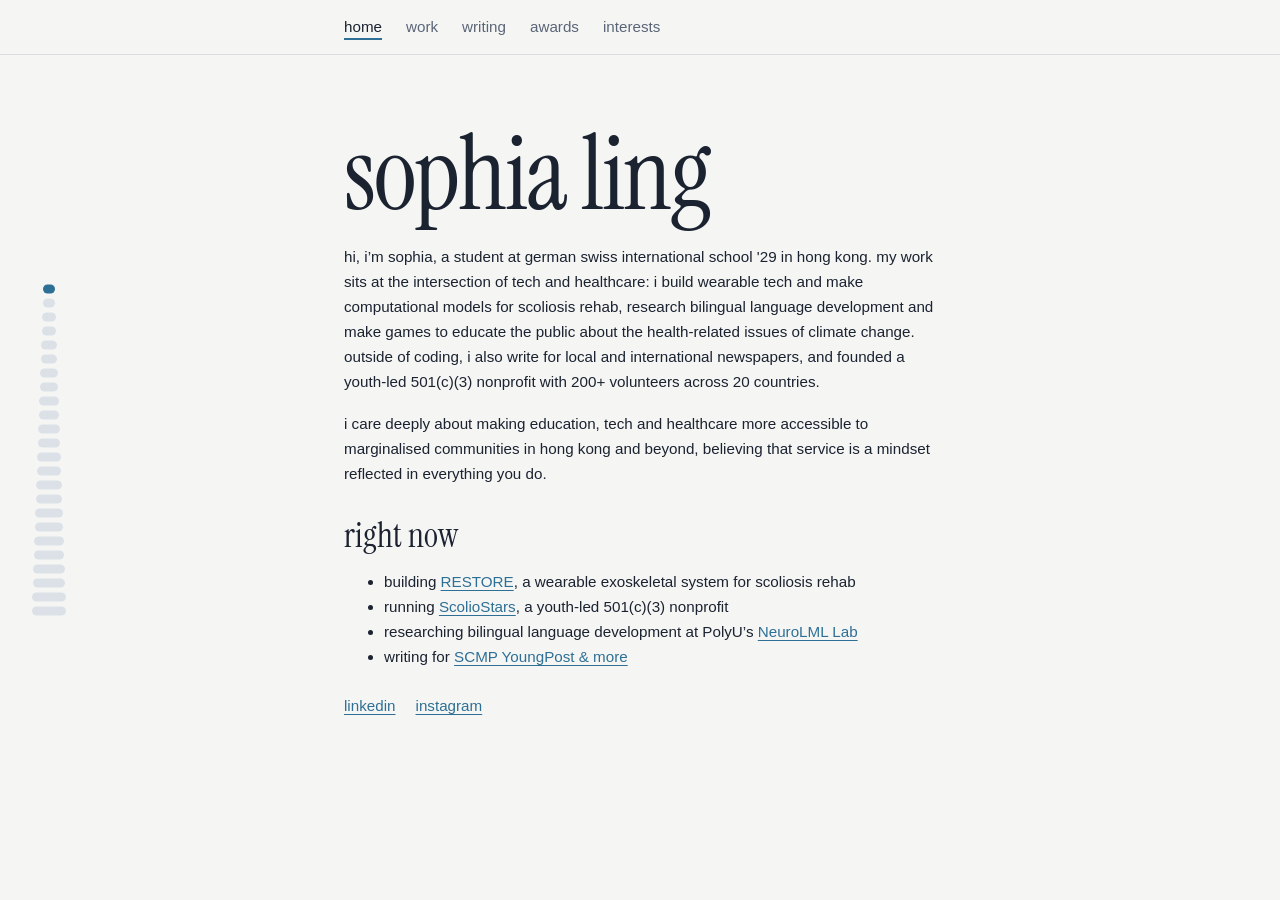
<file: index.html>
<!doctype html>
<html lang="en">
<head>
<meta charset="utf-8">
<meta name="viewport" content="width=device-width, initial-scale=1">
<title>Sophia Ling</title>
<meta name="description" content="Researcher, writer, and founder of ScolioStars.">
<link href="https://fonts.googleapis.com/css2?family=Hanken+Grotesk:wght@400;500;600&family=Instrument+Serif&display=swap" rel="stylesheet">
<link rel="stylesheet" href="styles.css">
</head>
<body>
<nav aria-label="Main"><div class="inner">
  <a href="index.html" aria-current="page">home</a>
  <a href="work.html">work</a>
  <a href="writing.html">writing</a>
  <a href="awards.html">awards</a>
  <a href="interests.html">interests</a>
</div></nav>
<div id="spine" aria-hidden="true"></div>
<main class="wrap">
<h1 class="big">sophia ling</h1>
<p></p>
<p>hi, i’m sophia, a student at german swiss international school '29 in hong kong. my work sits at the intersection of tech and healthcare: i build wearable tech and make computational models for scoliosis rehab, research bilingual language development and make games to educate the public about the health-related issues of climate change. outside of coding, i also write for local and international newspapers, and founded a youth-led 501(c)(3) nonprofit with 200+ volunteers across 20 countries.</p>
<p>i care deeply about making education, tech and healthcare more accessible to marginalised communities in hong kong and beyond, believing that service is a mindset reflected in everything you do.</p>

<h2>right now</h2>
<ul class="plain">
  <li>building <a href="work.html#restore">RESTORE</a>, a wearable exoskeletal system for scoliosis rehab</li>
  <li>running <a href="work.html#scoliostars">ScolioStars</a>, a youth-led 501(c)(3) nonprofit</li>
  <li>researching bilingual language development at PolyU’s <a href="work.html#neurolml">NeuroLML Lab</a></li>
  <li>writing for <a href="writing.html">SCMP YoungPost & more</a></li>
</ul>

<div class="links">
  <a href="https://www.linkedin.com/in/sophiaelling">linkedin</a>
  <a href="https://www.instagram.com/sophiaelling">instagram</a>
</div>
</main>
<script src="spine.js"></script>
</body>
</html>
</file>
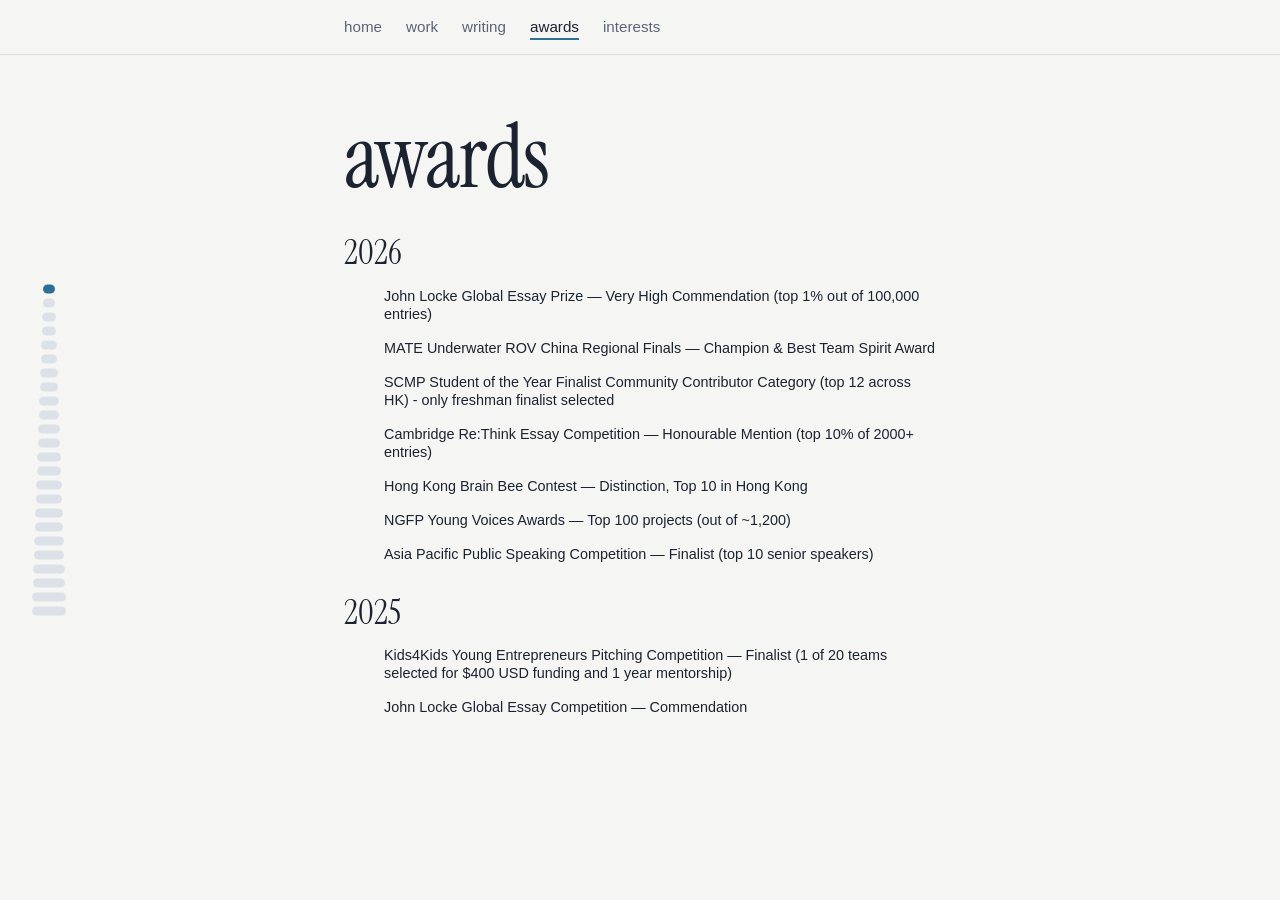
<file: awards.html>
<!doctype html>
<html lang="en">
<head>
<meta charset="utf-8">
<meta name="viewport" content="width=device-width, initial-scale=1">
<title>awards · Sophia Ling</title>
<meta name="description" content="Researcher, writer, and founder of ScolioStars.">
<link rel="preconnect" href="https://fonts.googleapis.com">
<link rel="preconnect" href="https://fonts.gstatic.com" crossorigin>
<link href="https://fonts.googleapis.com/css2?family=Hanken+Grotesk:wght@400;500;600&family=Instrument+Serif&display=swap" rel="stylesheet">
<link rel="stylesheet" href="styles.css">
</head>
<body>
<nav aria-label="Main"><div class="inner">
  <a href="index.html">home</a>
  <a href="work.html">work</a>
  <a href="writing.html">writing</a>
  <a href="awards.html" aria-current="page">awards</a>
  <a href="interests.html">interests</a>
</div></nav>
<div id="spine" aria-hidden="true"></div>
<main class="wrap">
<h1>awards</h1>

<h2 class="year">2026</h2>
<ul class="award-list">
  <li>John Locke Global Essay Prize — Very High Commendation (top 1% out of 100,000 entries)</li>
  <li>MATE Underwater ROV China Regional Finals — Champion & Best Team Spirit Award </li>
  <li>SCMP Student of the Year Finalist Community Contributor Category (top 12 across HK) - only freshman finalist selected</li>
  <li>Cambridge Re:Think Essay Competition — Honourable Mention (top 10% of 2000+ entries) </li>
  <li>Hong Kong Brain Bee Contest — Distinction, Top 10 in Hong Kong </li>
  <li>NGFP Young Voices Awards — Top 100 projects (out of ~1,200)</li>
  <li>Asia Pacific Public Speaking Competition — Finalist (top 10 senior speakers) </li>
</ul>

<h2 class="year">2025</h2>
<ul class="award-list">
  <li>Kids4Kids Young Entrepreneurs Pitching Competition — Finalist (1 of 20 teams selected for $400 USD funding and 1 year mentorship)</li>
  <li>John Locke Global Essay Competition — Commendation</li>
</ul>

</main>
<script src="spine.js"></script>
</body>
</html>
</file>
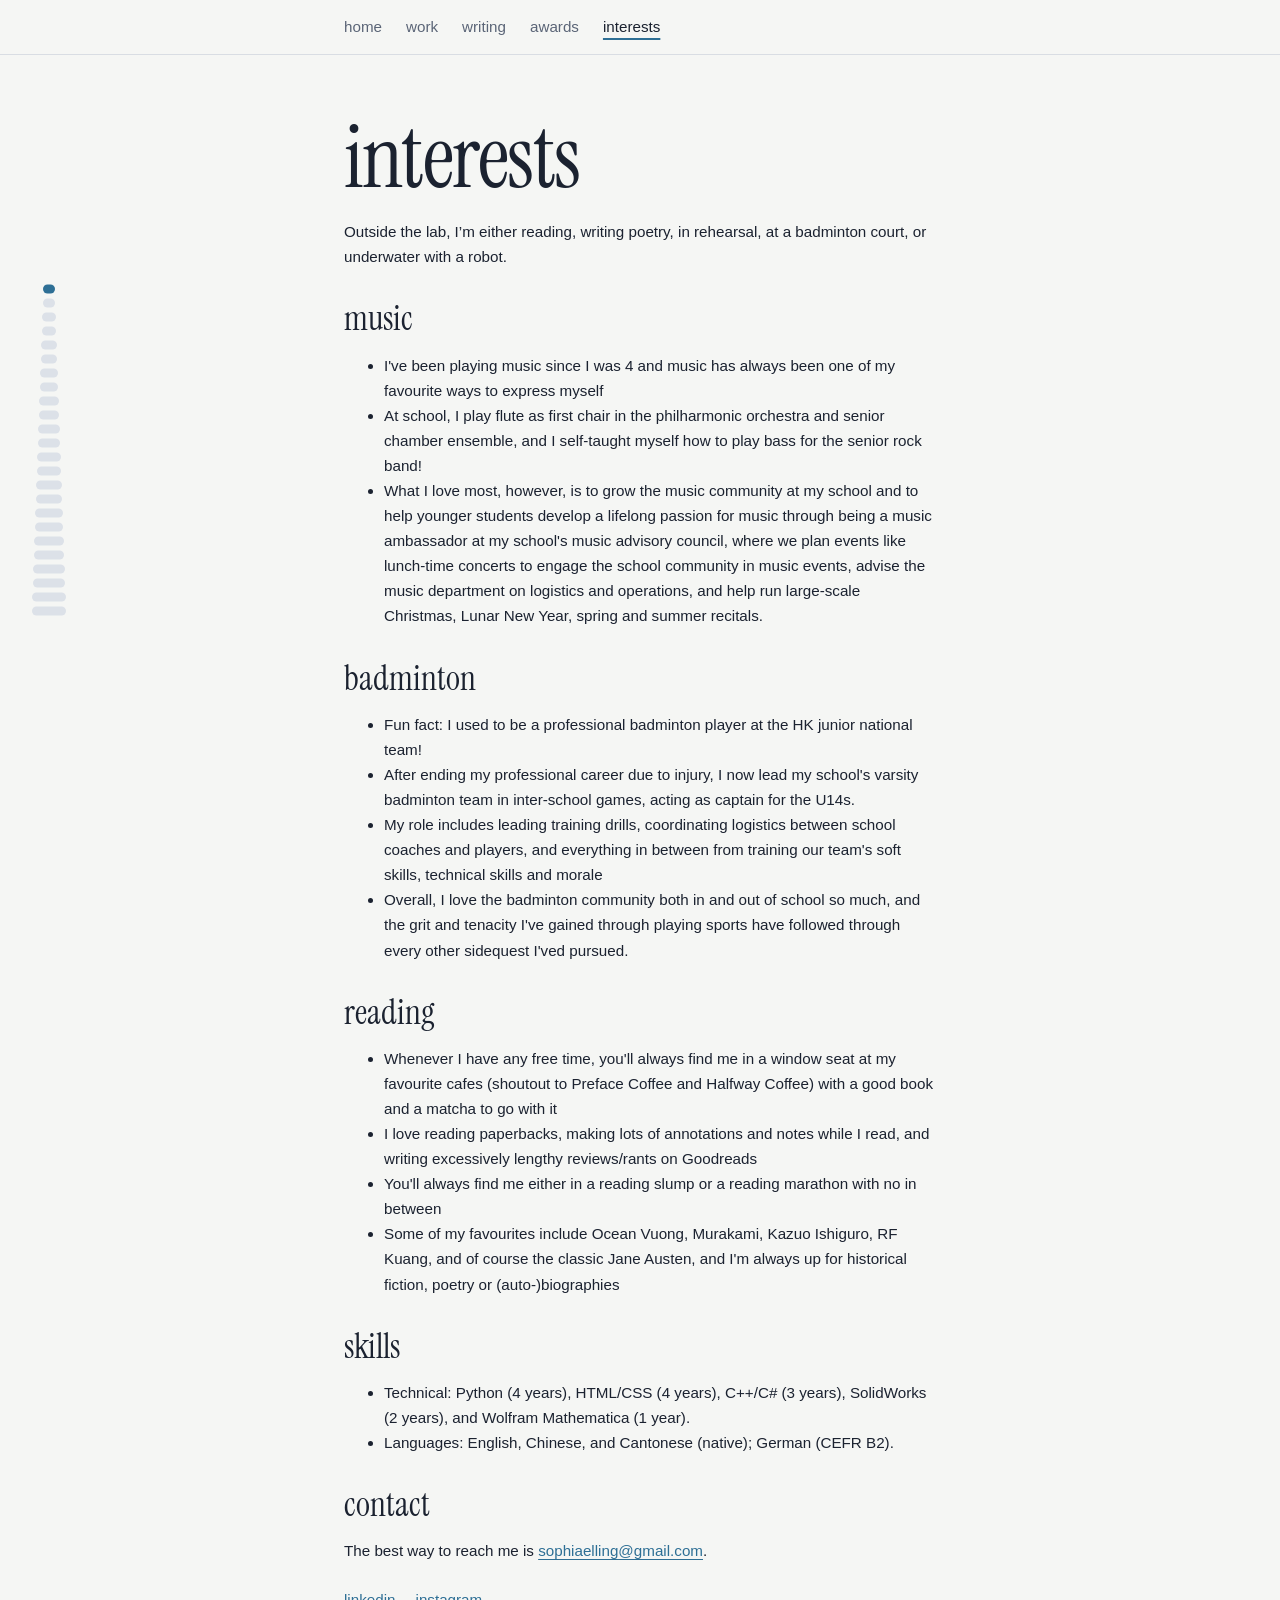
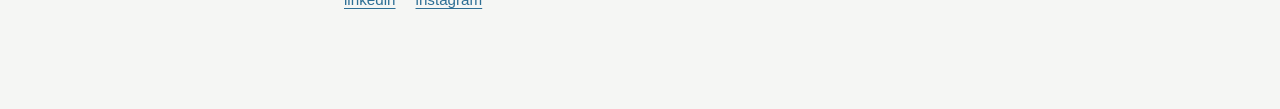
<file: interests.html>
<!doctype html>
<html lang="en">
<head>
<meta charset="utf-8">
<meta name="viewport" content="width=device-width, initial-scale=1">
<title>interests · Sophia Ling</title>
<meta name="description" content="Researcher, writer, and founder of ScolioStars.">
<link rel="preconnect" href="https://fonts.googleapis.com">
<link rel="preconnect" href="https://fonts.gstatic.com" crossorigin>
<link href="https://fonts.googleapis.com/css2?family=Hanken+Grotesk:wght@400;500;600&family=Instrument+Serif&display=swap" rel="stylesheet">
<link rel="stylesheet" href="styles.css">
</head>
<body>
<nav aria-label="Main"><div class="inner">
  <a href="index.html">home</a>
  <a href="work.html">work</a>
  <a href="writing.html">writing</a>
  <a href="awards.html">awards</a>
  <a href="interests.html" aria-current="page">interests</a>
</div></nav>
<div id="spine" aria-hidden="true"></div>
<main class="wrap">
<h1>interests</h1>
<p></p>
<p >Outside the lab, I’m either reading, writing poetry, in rehearsal, at a badminton court, or underwater with a robot.</p>

<h2>music</h2>
<ul class="plain">
  <li>I've been playing music since I was 4 and music has always been one of my favourite ways to express myself </li>
  <li>At school, I play flute as first chair in the philharmonic orchestra and senior chamber ensemble, and I self-taught myself how to play bass for the senior rock band! </li>
  <li>What I love most, however, is to grow the music community at my school and to help younger students develop a lifelong passion for music through being a music ambassador at my school's music advisory council, where we plan events like lunch-time concerts to engage the school community in music events, advise the music department on logistics and operations, and help run large-scale Christmas, Lunar New Year, spring and summer recitals.</li>
</ul>

<h2>badminton</h2>
<ul class="plain">
  <li>Fun fact: I used to be a professional badminton player at the HK junior national team!</li>
  <li>After ending my professional career due to injury, I now lead my school's varsity badminton team in inter-school games, acting as captain for the U14s.  </li>
  <li>My role includes leading training drills, coordinating logistics between school coaches and players, and everything in between from training our team's soft skills, technical skills and morale</li>
  <li>Overall, I love the badminton community both in and out of school so much, and the grit and tenacity I've gained through playing sports have followed through every other sidequest I'ved pursued.</li>
</ul>

<h2>reading</h2>
<ul class="plain">
  <li>Whenever I have any free time, you'll always find me in a window seat at my favourite cafes (shoutout to Preface Coffee and Halfway Coffee) with a good book and a matcha to go with it</li>
  <li>I love reading paperbacks, making lots of annotations and notes while I read, and writing excessively lengthy reviews/rants on Goodreads</li>
  <li>You'll always find me either in a reading slump or a reading marathon with no in between</li>
  <li>Some of my favourites include Ocean Vuong, Murakami, Kazuo Ishiguro, RF Kuang, and of course the classic Jane Austen, and I'm always up for historical fiction, poetry or (auto-)biographies</li>
</ul>

<h2>skills</h2>
<ul class="plain">
  <li>Technical: Python (4 years), HTML/CSS (4 years), C++/C# (3 years), SolidWorks (2 years), and Wolfram Mathematica (1 year).</li>
  <li>Languages: English, Chinese, and Cantonese (native); German (CEFR B2).</li>
</ul>

<h2>contact</h2>
<p>The best way to reach me is <a href="mailto:sophiaelling@gmail.com">sophiaelling@gmail.com</a>.</p>
<div class="links">
  <a href="https://www.linkedin.com/in/sophiaelling">linkedin</a>
  <a href="https://www.instagram.com/sophiaelling">instagram</a>
</div>
</main>
<script src="spine.js"></script>
</body>
</html>
</file>
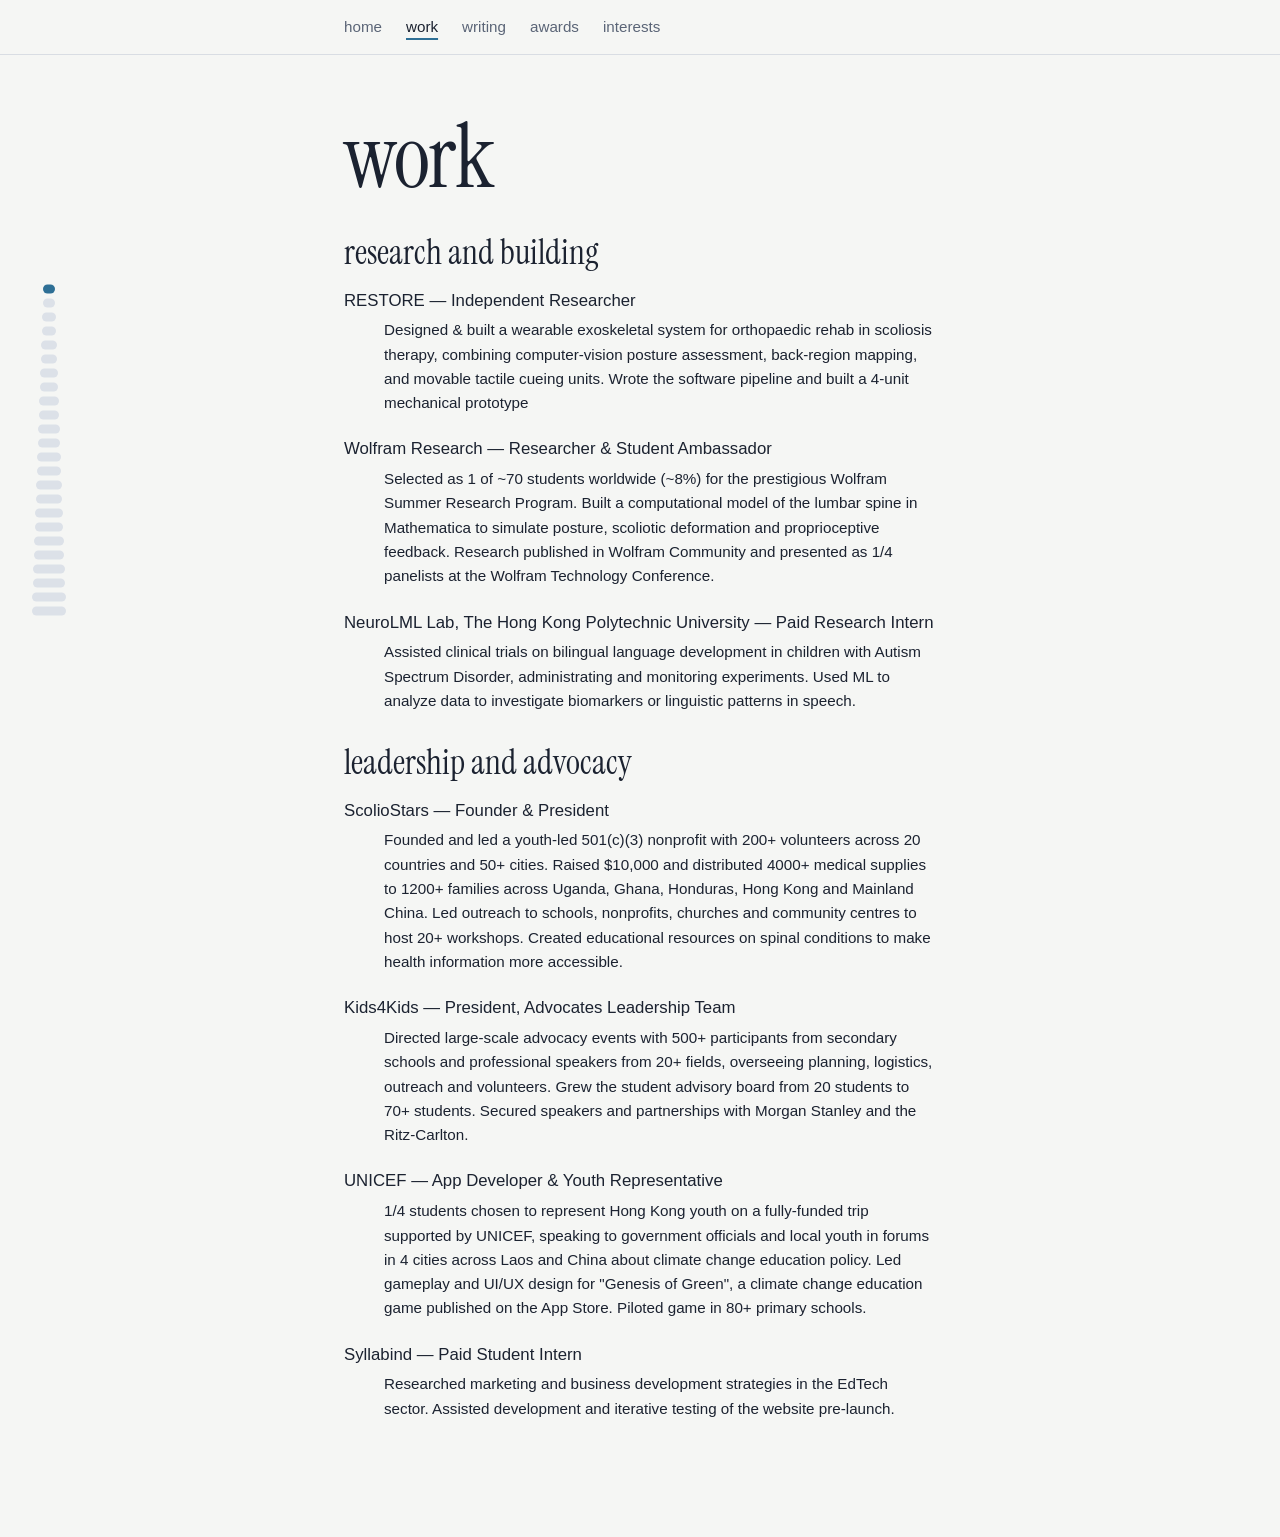
<file: work.html>
<!doctype html>
<html lang="en">
<head>
<meta charset="utf-8">
<meta name="viewport" content="width=device-width, initial-scale=1">
<title>work · Sophia Ling</title>
<meta name="description" content="Researcher, writer, and founder of ScolioStars.">
<link rel="preconnect" href="https://fonts.googleapis.com">
<link rel="preconnect" href="https://fonts.gstatic.com" crossorigin>
<link href="https://fonts.googleapis.com/css2?family=Hanken+Grotesk:wght@400;500;600&family=Instrument+Serif&display=swap" rel="stylesheet">
<link rel="stylesheet" href="styles.css">
</head>
<body>
<nav aria-label="Main"><div class="inner">
  <a href="index.html">home</a>
  <a href="work.html" aria-current="page">work</a>
  <a href="writing.html">writing</a>
  <a href="awards.html">awards</a>
  <a href="interests.html">interests</a>
</div></nav>
<div id="spine" aria-hidden="true"></div>
<main class="wrap">
<h1>work</h1>

<h2>research and building</h2>

<div class="entry">
  <p class="entry-title">
    <strong>RESTORE</strong> — Independent Researcher
  </p>
  <div class="entry-desc">
    <p>Designed & built a wearable exoskeletal system for orthopaedic rehab in scoliosis therapy, combining computer-vision posture assessment, back-region mapping, and movable tactile cueing units. Wrote the software pipeline and built a 4-unit mechanical prototype</p>
  </div>
</div>

<div class="entry">
  <p class="entry-title">
    <strong>Wolfram Research</strong> — Researcher & Student Ambassador
  </p>
  <div class="entry-desc">
    <p>Selected as 1 of ~70 students worldwide (~8%) for the prestigious Wolfram Summer Research Program. Built a computational model of the lumbar spine in Mathematica to simulate posture, scoliotic deformation and proprioceptive feedback. Research published in Wolfram Community and presented as 1/4 panelists at the Wolfram Technology Conference.</p>
  </div>
</div>

<div class="entry">
  <p class="entry-title">
    <strong>NeuroLML Lab, The Hong Kong Polytechnic University</strong> — Paid Research Intern
  </p>
  <div class="entry-desc">
    <p>Assisted clinical trials on bilingual language development in children with Autism Spectrum Disorder, administrating and monitoring experiments. Used ML to analyze data to investigate biomarkers or linguistic patterns in speech.</p>
  </div>
</div>

<h2>leadership and advocacy</h2>

<div class="entry">
  <p class="entry-title">
    <strong>ScolioStars</strong> — Founder & President
  </p>
  <div class="entry-desc">
    <p>Founded and led a youth-led 501(c)(3) nonprofit with 200+ volunteers across 20 countries and 50+ cities. Raised $10,000 and distributed 4000+ medical supplies to 1200+ families across Uganda, Ghana, Honduras, Hong Kong and Mainland China. Led outreach to schools, nonprofits, churches and community centres to host 20+ workshops. Created educational resources on spinal conditions to make health information more accessible.</p>
  </div>
</div>

<div class="entry">
  <p class="entry-title">
    <strong>Kids4Kids</strong> — President, Advocates Leadership Team
  </p>
  <div class="entry-desc">
    <p>Directed large-scale advocacy events with 500+ participants from secondary schools and professional speakers from 20+ fields, overseeing planning, logistics, outreach and volunteers. Grew the student advisory board from 20 students to 70+ students. Secured speakers and partnerships with Morgan Stanley and the Ritz-Carlton.</p>
  </div>
</div>

<div class="entry">
  <p class="entry-title">
    <strong>UNICEF</strong> — App Developer & Youth Representative
  </p>
  <div class="entry-desc">
    <p>1/4 students chosen to represent Hong Kong youth on a fully-funded trip supported by UNICEF, speaking to government officials and local youth in forums in 4 cities across Laos and China about climate change education policy. Led gameplay and UI/UX design for "Genesis of Green", a climate change education game published on the App Store. Piloted game in 80+ primary schools. </p>
  </div>
</div>

<div class="entry">
  <p class="entry-title">
    <strong>Syllabind</strong> — Paid Student Intern
  </p>
  <div class="entry-desc">
    <p>Researched marketing and business development strategies in the EdTech sector. Assisted development and iterative testing of the website pre-launch.</p>
  </div>
</div>

</main>
<script src="spine.js"></script>
</body>
</html>
</file>
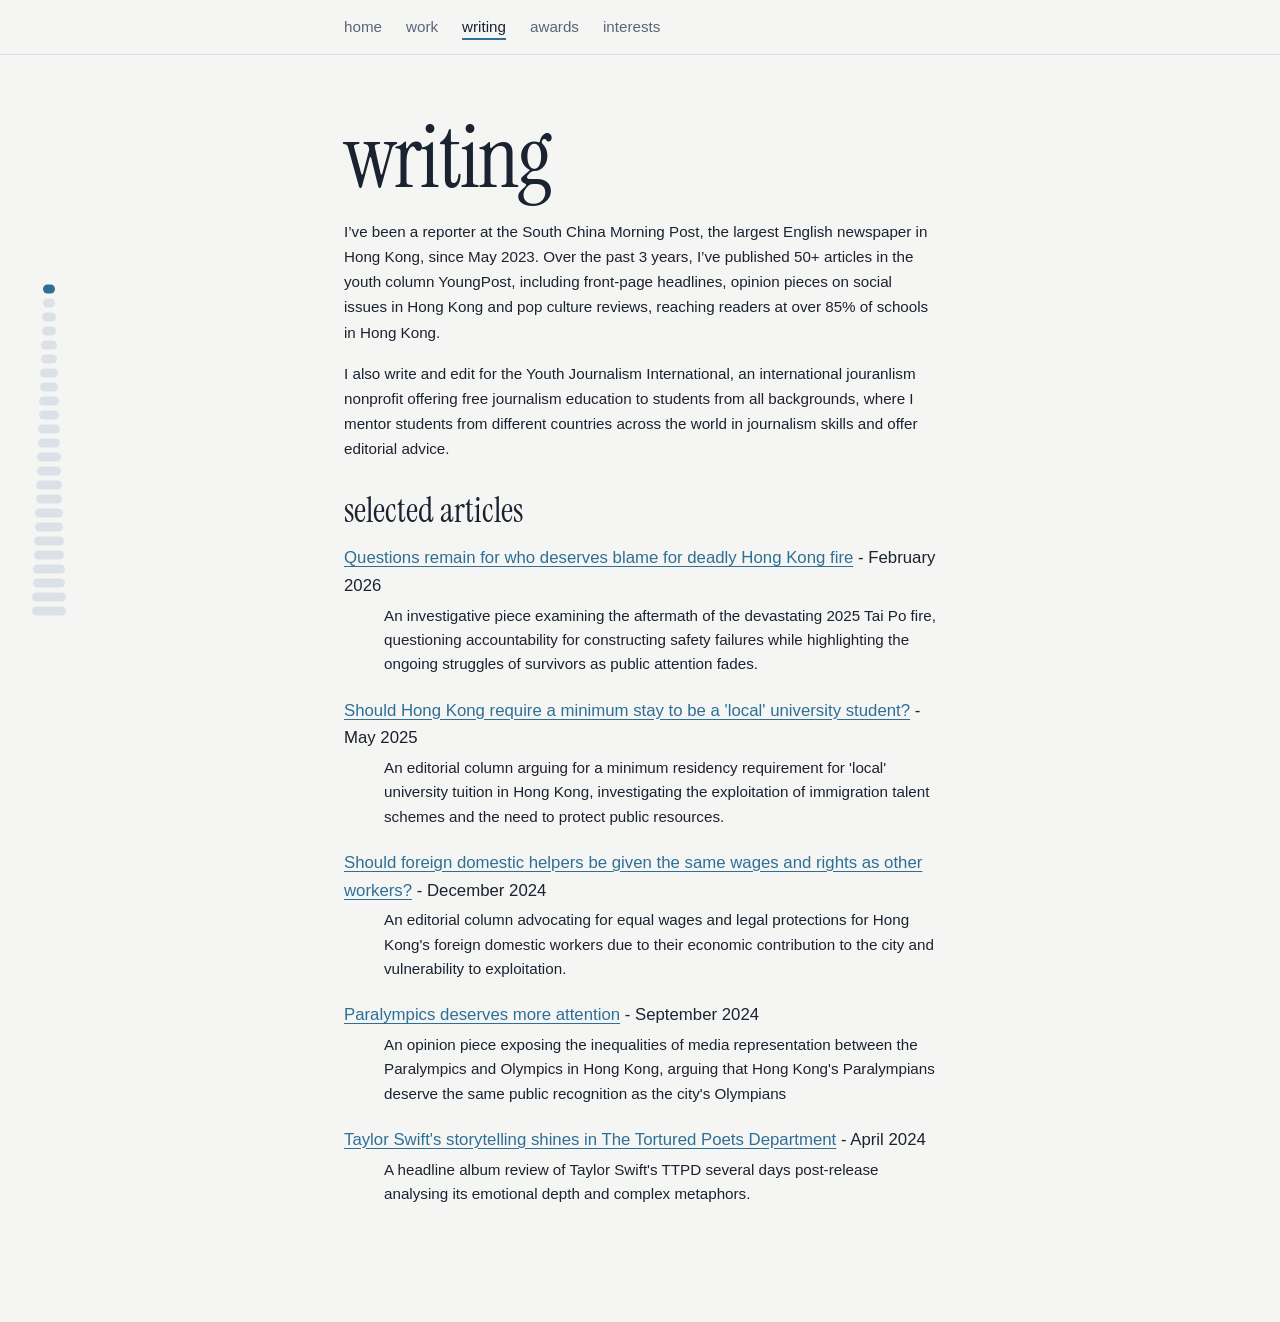
<file: writing.html>
<!doctype html>
<html lang="en">
<head>
<meta charset="utf-8">
<meta name="viewport" content="width=device-width, initial-scale=1">
<title>writing · Sophia Ling</title>
<meta name="description" content="Researcher, writer, and founder of ScolioStars.">
<link rel="preconnect" href="https://fonts.googleapis.com">
<link rel="preconnect" href="https://fonts.gstatic.com" crossorigin>
<link href="https://fonts.googleapis.com/css2?family=Hanken+Grotesk:wght@400;500;600&family=Instrument+Serif&display=swap" rel="stylesheet">
<link rel="stylesheet" href="styles.css">
</head>
<body>
<nav aria-label="Main"><div class="inner">
  <a href="index.html">home</a>
  <a href="work.html">work</a>
  <a href="writing.html" aria-current="page">writing</a>
  <a href="awards.html">awards</a>
  <a href="interests.html">interests</a>
</div></nav>
<div id="spine" aria-hidden="true"></div>
<main class="wrap">
<h1>writing</h1>
<p></p>
<p>I’ve been a reporter at the South China Morning Post, the largest English newspaper in Hong Kong, since May 2023. Over the past 3 years, I’ve published 50+ articles in the youth column YoungPost, including front-page headlines, opinion pieces on social issues in Hong Kong and pop culture reviews, reaching readers at over 85% of schools in Hong Kong.</p>
<p>I also write and edit for the Youth Journalism International, an international jouranlism nonprofit offering free journalism education to students from all backgrounds, where I mentor students from different countries across the world in journalism skills and offer editorial advice.</p>

<h2>selected articles</h2>

<div class="entry">
  <p class="entry-title">
    <a href="https://youthjournalism.org/questions-remain-about-who-deserves-blame-for-deadly-hong-kong-fire/"><strong>Questions remain for who deserves blame for deadly Hong Kong fire</strong></a> - February 2026
  </p>
  <div class="entry-desc">
    <p>An investigative piece examining the aftermath of the devastating 2025 Tai Po fire, questioning accountability for constructing safety failures while highlighting the ongoing struggles of survivors as public attention fades.</p>
  </div>
</div>

<div class="entry">
  <p class="entry-title">
    <a href="https://www.youngpostclub.com/yp/discover/your-voice/article/3311081/face-should-hong-kong-require-minimum-stay-be-local-university-student"><strong>Should Hong Kong require a minimum stay to be a 'local' university student?</strong></a> - May 2025
  </p>
  <div class="entry-desc">
    <p>An editorial column arguing for a minimum residency requirement for 'local' university tuition in Hong Kong, investigating the exploitation of immigration talent schemes and the need to protect public resources.</p>
  </div>
</div>

<div class="entry">
  <p class="entry-title">
    <a href="https://www.youngpostclub.com/yp/discover/your-voice/opinion/article/3291037/face-should-foreign-domestic-helpers-be-given-same-wages-and-rights-other-workers"><strong>Should foreign domestic helpers be given the same wages and rights as other workers?</strong></a> - December 2024
  </p>
  <div class="entry-desc">
    <p>An editorial column advocating for equal wages and legal protections for Hong Kong's foreign domestic workers due to their economic contribution to the city and vulnerability to exploitation.</p>
  </div>
</div>

<div class="entry">
  <p class="entry-title">
    <a href="https://www.youngpostclub.com/yp/discover/your-voice/letters-editors/article/3279124/your-voice-paralympics-deserves-more-attention-hong-kongs-music-scene-long-letters"><strong>Paralympics deserves more attention</strong></a> - September 2024
  </p>
  <div class="entry-desc">
    <p>An opinion piece exposing the inequalities of media representation between the Paralympics and Olympics in Hong Kong, arguing that Hong Kong's Paralympians deserve the same public recognition as the city's Olympians</p>
  </div>
</div>

<div class="entry">
  <p class="entry-title">
    <a href="https://www.youngpostclub.com/yp/discover/entertainment/music/article/3260147/tortured-poets-department-review-taylor-swifts-heartfelt-storytelling-shines-some-songs-bit"><strong>Taylor Swift's storytelling shines in The Tortured Poets Department</strong></a> - April 2024
  </p>
  <div class="entry-desc">
    <p>A headline album review of Taylor Swift's TTPD several days post-release analysing its emotional depth and complex metaphors.</p>
  </div>
</div>

</main>
<script src="spine.js"></script>
</body>
</html>
</file>
<file: styles.css>
/* ---- Colors: change these and every page follows ---- */
:root {
  --paper: #F5F6F4; --ink: #1B2230; --muted: #5B6577;
  --rule: #D9DDE3; --accent: #2E6F95; --bone: #DCE1E8;
}
@media (prefers-color-scheme: dark) {
  :root {
    --paper: #12161D; --ink: #E8ECF2; --muted: #9AA5B6;
    --rule: #2A3240; --accent: #7FB5D6; --bone: #2A3341;
  }
}

* { box-sizing: border-box; }
html { scroll-behavior: smooth; scroll-padding-top: 4rem; }
body {
  margin: 0; background: var(--paper); color: var(--ink);
  font-family: "Helvetica Neue", Helvetica, Arial, system-ui, sans-serif;
  font-size: 0.95rem; line-height: 1.65;
}
a { color: var(--accent); text-underline-offset: 3px; }
a:hover { text-decoration-thickness: 2px; }
:focus-visible { outline: 2px solid var(--accent); outline-offset: 3px; border-radius: 2px; }

.wrap { max-width: 40rem; margin: 0 auto; padding: 0 1.5rem 6rem; }

nav {
  position: sticky; top: 0; z-index: 5; border-bottom: 1px solid var(--rule);
  background: color-mix(in srgb, var(--paper) 88%, transparent);
  backdrop-filter: blur(8px);
}
nav .inner { max-width: 40rem; margin: 0 auto; padding: .9rem 1.5rem; display: flex; gap: 1.5rem; flex-wrap: wrap; }
nav a { color: var(--muted); text-decoration: none; font-weight: 500; }
nav a:hover, nav a[aria-current="page"] { color: var(--ink); }
nav a[aria-current="page"] { text-decoration: underline; text-decoration-color: var(--accent); text-decoration-thickness: 2px; text-underline-offset: 6px; }

h1, h2 { font-family: "Instrument Serif", Georgia, serif; font-weight: 400; margin: 0; line-height: 1.05; }
h1 { font-size: clamp(3.5rem, 12vw, 5.5rem); letter-spacing: -0.02em; padding-top: 3.5rem; }
h1.big { font-size: clamp(4rem, 14vw, 6.5rem); padding-top: 4rem; }
h2 { font-size: 2.1rem; margin: 2rem 0 1rem; }
p { margin: 0 0 1rem; }
.lede { font-size: 1.2rem; margin-top: 1.5rem; }
.muted { color: var(--muted); }
.links { display: flex; gap: 1.25rem; flex-wrap: wrap; margin-top: 1.5rem; }

.entry {
  margin-bottom: 1.25rem;
}

.entry-title {
  font-size: 1.05rem;
  margin-bottom: 0.25rem; /* Brings the description closer to the title */
  color: var(--ink);
  font-weight: 500; /* Softens the whole line */
}

/* If you are using <strong> tags in your HTML, override the default heavy bold */
.entry-title strong {
  font-weight: 500; /* Keeps the Org name distinct, but not too heavy */
}

/* The Indented Description */
.entry-desc {
  padding-left: 2.5rem; /* This creates the indent */
}

.entry-desc p {
  margin-bottom: 0.75rem;
  color: var(--ink);
  line-height: 1.6;
}

.award-list {
  list-style-type: none; /* 1. Kills the bullet point */
  padding-left: 0;       /* 2. Removes the space where the bullet was */
  margin-top: 0;
  margin-bottom: 1rem;
  margin-left: 2.5rem;   /* 3. This creates the clean indent */
}

.award-list li {
  margin-bottom: 1rem;
  font-size: 0.9rem;
  line-height: 1.25;
  color: var(--ink);
}

#spine { position: fixed; left: 2rem; top: 50%; transform: translateY(-50%); display: none; flex-direction: column; align-items: center; gap: 5px; }
#spine i { display: block; height: 9px; border-radius: 5px; background: var(--bone); transition: background .25s; }
#spine i.on { background: var(--accent); }
@media (min-width: 1000px) { #spine { display: flex; } }
@media (prefers-reduced-motion: reduce) { html { scroll-behavior: auto; } #spine i { transition: none; } }
</file>
